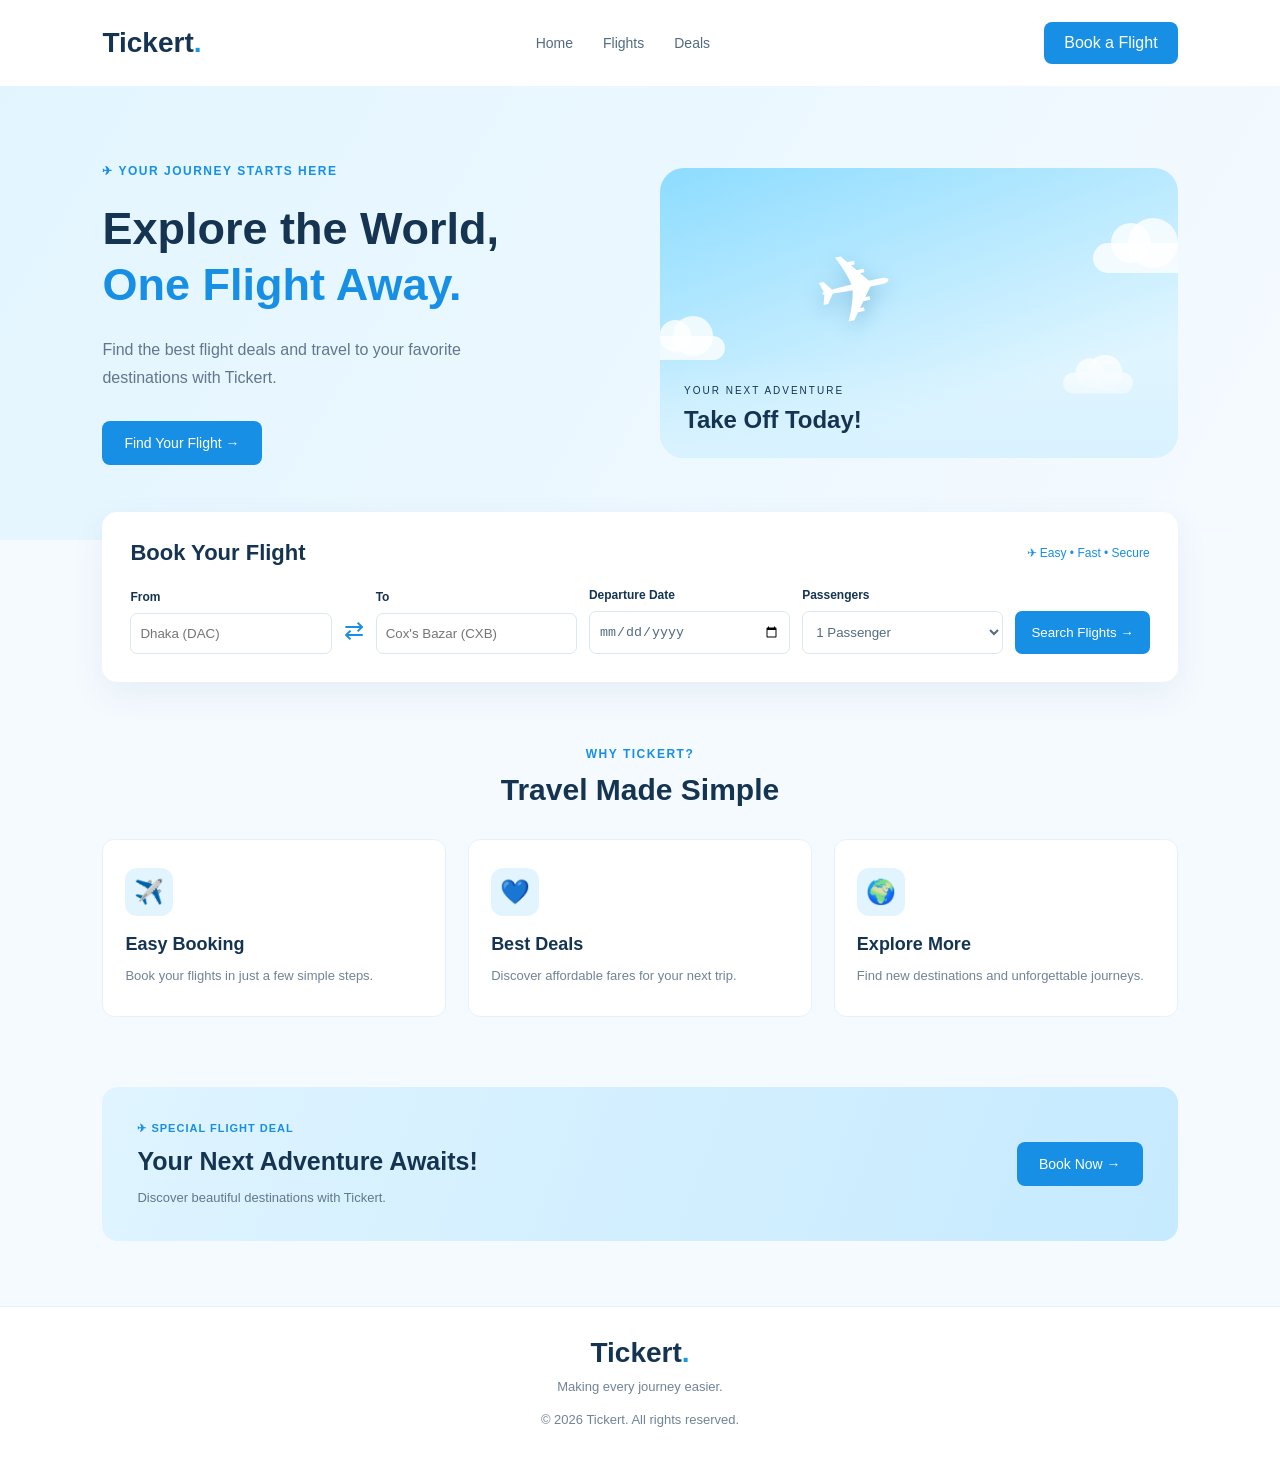
<file: Ticket/index.html>
<!DOCTYPE html>
<html lang="en">
<head>
    <meta charset="UTF-8">
    <meta name="viewport" content="width=device-width, initial-scale=1.0">
    <title>Tickert - Flight Booking</title>
    <link rel="stylesheet" href="style.css">
</head>
<body>

    <!-- Navbar -->
    <header>
        <nav class="navbar">
            <a href="#" class="logo">Tickert<span>.</span></a>

            <ul >
                <li><a href="#">Home</a></li>
                <li><a href="#flights">Flights</a></li>
                <li><a href="#deals">Deals</a></li>
            </ul>

            <a href="#booking" class="nav-btn">Book a Flight</a>
        </nav>
    </header>

    <!-- Hero Section -->
    <section class="hero">
        <div class="hero-content">
            <span class="tagline">✈ YOUR JOURNEY STARTS HERE</span>

            <h1>Explore the World,<br>
                <span>One Flight Away.</span>
            </h1>

            <p>
                Find the best flight deals and travel to your
                favorite destinations with Tickert.
            </p>

            <a href="#booking" class="primary-btn">
                Find Your Flight →
            </a>
        </div>

        <div class="hero-image">
            <div class="plane">✈</div>
            <div class="cloud cloud-one"></div>
            <div class="cloud cloud-two"></div>
            <div class="cloud cloud-three"></div>
            <div class="image-text">
                <span>YOUR NEXT ADVENTURE</span>
                <h2>Take Off Today!</h2>
            </div>
        </div>
    </section>

    <!-- Flight Booking -->
    <section class="booking" id="booking">
        <div class="booking-title">
            <h2>Book Your Flight</h2>
            <span>✈ Easy • Fast • Secure</span>
        </div>

        <form action="#">
            <div class="field">
                <label>From</label>
                <input type="text" placeholder="Dhaka (DAC)">
            </div>

            <div class="swap">⇄</div>

            <div class="field">
                <label>To</label>
                <input type="text" placeholder="Cox's Bazar (CXB)">
            </div>

            <div class="field">
                <label>Departure Date</label>
                <input type="date">
            </div>

            <div class="field">
                <label>Passengers</label>
                <select>
                    <option>1 Passenger</option>
                    <option>2 Passengers</option>
                    <option>3 Passengers</option>
                    <option>4 Passengers</option>
                </select>
            </div>

            <button type="button">Search Flights →</button>
        </form>
    </section>

    <!-- Why Choose Us -->
    <section class="features" id="flights">
        <div class="section-heading">
            <p class="tagline">WHY TICKERT?</p>
            <h2>Travel Made Simple</h2>
        </div>

        <div class="feature-list">
            <div class="feature-card">
                <div class="feature-icon">✈️</div>
                <h3>Easy Booking</h3>
                <p>Book your flights in just a few simple steps.</p>
            </div>

            <div class="feature-card">
                <div class="feature-icon">💙</div>
                <h3>Best Deals</h3>
                <p>Discover affordable fares for your next trip.</p>
            </div>

            <div class="feature-card">
                <div class="feature-icon">🌍</div>
                <h3>Explore More</h3>
                <p>Find new destinations and unforgettable journeys.</p>
            </div>
        </div>
    </section>

    <!-- Flight Deal -->
    <section class="deal" id="deals">
        <div>
            <p>✈ SPECIAL FLIGHT DEAL</p>
            <h2>Your Next Adventure Awaits!</h2>
            <span>Discover beautiful destinations with Tickert.</span>
        </div>

        <a href="#booking" class="primary-btn">Book Now →</a>
    </section>

    <!-- Footer -->
    <footer>
        <a href="#" class="logo">Tickert<span>.</span></a>
        <p>Making every journey easier.</p>
        <p class="copyright">© 2026 Tickert. All rights reserved.</p>
    </footer>

</body>
</html>
</file>
<file: Ticket/style.css>
* {
    margin: 0;
    padding: 0;
    box-sizing: border-box;
}

html {
    scroll-behavior: smooth;
}

body {
    font-family: Arial, sans-serif;
    background: #f5faff;
    color: #153451;
}

/* Navbar */
.navbar {
    display: flex;
    justify-content: space-between;
    align-items: center;
    padding: 22px 8%;
    background: white;
}

.navbar ul a {
    color: #020e17; 
    text-decoration: none;
    font-size: 14px;
    transition: 0.3s;
}

.navbar ul a:hover {
    color: #38bdf8;
    background-color: #153451;
    padding: 10px;
}
.logo {
    font-size: 28px;
    font-weight: bold;
    color: #153451;
    text-decoration: none;
}

.logo span {
    color: #1599e8;
}

.navbar ul {
    display: flex;
    gap: 30px;
    list-style: none;
}

.navbar ul a {
    text-decoration: none;
    color: #536b82;
    font-size: 14px;
}

.nav-btn {
    text-decoration: none;
    color: white;
    background: #168fe5;
    padding: 12px 20px;
    border-radius: 8px;
}

/* Hero */
.hero {
    display: flex;
    align-items: center;
    justify-content: space-between;
    gap: 40px;
    padding: 75px 8%;
    background: linear-gradient(120deg, #e2f5ff, #f5faff);
    overflow: hidden;
}

.hero-content {
    flex: 1;
}

.tagline {
    color: #168fe5;
    font-size: 12px;
    font-weight: bold;
    letter-spacing: 1.5px;
}

.hero h1 {
    font-size: 45px;
    line-height: 1.25;
    margin: 22px 0;
}

.hero h1 span {
    color: #168fe5;
}

.hero-content > p {
    color: #62778c;
    line-height: 1.8;
    max-width: 420px;
    margin-bottom: 28px;
}

.primary-btn {
    display: inline-block;
    background: #168fe5;
    color: white;
    text-decoration: none;
    padding: 14px 22px;
    border-radius: 8px;
    font-size: 14px;
    transition: 0.3s;
}

.primary-btn:hover,
.nav-btn:hover {
    background: #0874c5;
}

/* Hero Illustration */
.hero-image {
    position: relative;
    flex: 1;
    min-height: 290px;
    border-radius: 24px;
    overflow: hidden;
    background: linear-gradient(160deg, #8ddcff, #dff5ff 75%);
}

.plane {
    position: absolute;
    top: 65px;
    left: 30%;
    color: white;
    font-size: 95px;
    transform: rotate(-12deg);
    text-shadow: 0 8px 20px #2677a755;
}

.cloud {
    position: absolute;
    width: 100px;
    height: 30px;
    background: #ffffffc9;
    border-radius: 50px;
}

.cloud::before,
.cloud::after {
    content: "";
    position: absolute;
    background: inherit;
    border-radius: 50%;
}

.cloud::before {
    width: 40px;
    height: 40px;
    top: -20px;
    left: 18px;
}

.cloud::after {
    width: 50px;
    height: 50px;
    top: -25px;
    right: 15px;
}

.cloud-one {
    top: 75px;
    right: -15px;
}

.cloud-two {
    top: 165px;
    left: -25px;
    transform: scale(0.8);
}

.cloud-three {
    top: 200px;
    right: 30px;
    transform: scale(0.7);
}

.image-text {
    position: absolute;
    bottom: 0;
    left: 0;
    width: 100%;
    padding: 24px;
    color: #153451;
    background: linear-gradient(transparent, #d9f2ff);
}

.image-text span {
    font-size: 10px;
    letter-spacing: 2px;
}

.image-text h2 {
    font-size: 24px;
    margin-top: 8px;
}

/* Booking */
.booking {
    position: relative;
    margin: -28px 8% 65px;
    padding: 28px;
    background: white;
    border-radius: 15px;
    box-shadow: 0 12px 35px #17466b12;
}

.booking-title {
    display: flex;
    align-items: center;
    justify-content: space-between;
    margin-bottom: 22px;
}

.booking-title h2 {
    font-size: 22px;
}

.booking-title span {
    color: #168fe5;
    font-size: 12px;
}

.booking form {
    display: flex;
    align-items: end;
    gap: 12px;
}

.field {
    flex: 1;
    min-width: 0;
}

.field label {
    display: block;
    font-size: 12px;
    font-weight: bold;
    margin-bottom: 9px;
}

.field input,
.field select {
    width: 100%;
    min-width: 0;
    padding: 12px 9px;
    border: 1px solid #d9e8f3;
    border-radius: 7px;
    background: white;
    color: #536b82;
    outline: none;
}

.field input:focus,
.field select:focus {
    border-color: #168fe5;
}

.swap {
    color: #168fe5;
    font-size: 24px;
    padding-bottom: 9px;
}

.booking button {
    padding: 14px 16px;
    background: #168fe5;
    color: white;
    border: none;
    border-radius: 7px;
    cursor: pointer;
    white-space: nowrap;
}

/* Features */
.features {
    padding: 0 8% 70px;
}

.section-heading {
    text-align: center;
    margin-bottom: 32px;
}

.section-heading h2 {
    font-size: 30px;
    margin-top: 12px;
}

.feature-list {
    display: grid;
    grid-template-columns: repeat(3, 1fr);
    gap: 22px;
}

.feature-card {
    background: white;
    padding: 28px 22px;
    border-radius: 12px;
    border: 1px solid #e5f1f9;
    transition: 0.3s;
}

.feature-card:hover {
    transform: translateY(-5px);
    box-shadow: 0 10px 25px #17466b10;
}

.feature-icon {
    display: inline-flex;
    justify-content: center;
    align-items: center;
    width: 48px;
    height: 48px;
    border-radius: 12px;
    background: #e2f5ff;
    font-size: 24px;
    margin-bottom: 18px;
}

.feature-card h3 {
    margin-bottom: 10px;
    font-size: 18px;
}

.feature-card p {
    color: #718397;
    font-size: 13px;
    line-height: 1.7;
}

/* Deal */
.deal {
    margin: 0 8% 65px;
    padding: 35px;
    border-radius: 16px;
    background: linear-gradient(110deg, #dff4ff, #c6eaff);
    display: flex;
    justify-content: space-between;
    align-items: center;
    gap: 20px;
}

.deal p {
    font-size: 11px;
    font-weight: bold;
    color: #168fe5;
    letter-spacing: 1px;
}

.deal h2 {
    margin: 12px 0;
    font-size: 25px;
}

.deal span {
    color: #62778c;
    font-size: 13px;
}

/* Footer */
footer {
    padding: 30px 8%;
    text-align: center;
    background: white;
    border-top: 1px solid #e5f1f9;
}

footer p {
    color: #718397;
    font-size: 13px;
    margin-top: 10px;
}

.copyright {
    margin-top: 18px;
}

/* Responsive */
@media (max-width: 900px) {
    .hero {
        padding: 60px 5%;
        gap: 25px;
    }

    .hero h1 {
        font-size: 36px;
    }

    .booking {
        margin-left: 5%;
        margin-right: 5%;
    }

    .booking form {
        flex-wrap: wrap;
    }

    .field {
        flex: 1 1 40%;
    }

    .swap {
        display: none;
    }

    .booking button {
        flex: 1 1 100%;
    }

    .features {
        padding-left: 5%;
        padding-right: 5%;
    }
}

@media (max-width: 600px) {
    .navbar {
        padding: 18px 5%;
    }

    .navbar ul {
        gap: 12px;
    }

    .navbar ul a {
        font-size: 12px;
    }

    .nav-btn {
        display: none;
    }

    .logo {
        font-size: 23px;
    }

    .hero {
        flex-direction: column;
        align-items: stretch;
        padding: 50px 5%;
    }

    .hero h1 {
        font-size: 36px;
    }

    .hero-image {
        flex: auto;
        min-height: 240px;
    }

    .booking {
        margin-top: -15px;
        padding: 22px;
    }

    .booking-title {
        align-items: flex-start;
        gap: 10px;
        flex-direction: column;
    }

    .booking form {
        flex-direction: column;
        align-items: stretch;
    }

    .field {
        width: 100%;
        flex: auto;
    }

    .feature-list {
        grid-template-columns: 1fr;
    }

    .section-heading h2 {
        font-size: 26px;
    }

    .deal {
        margin: 0 5% 45px;
        padding: 25px;
        flex-direction: column;
        align-items: flex-start;
    }

    .deal h2 {
        font-size: 22px;
    }
}
</file>
